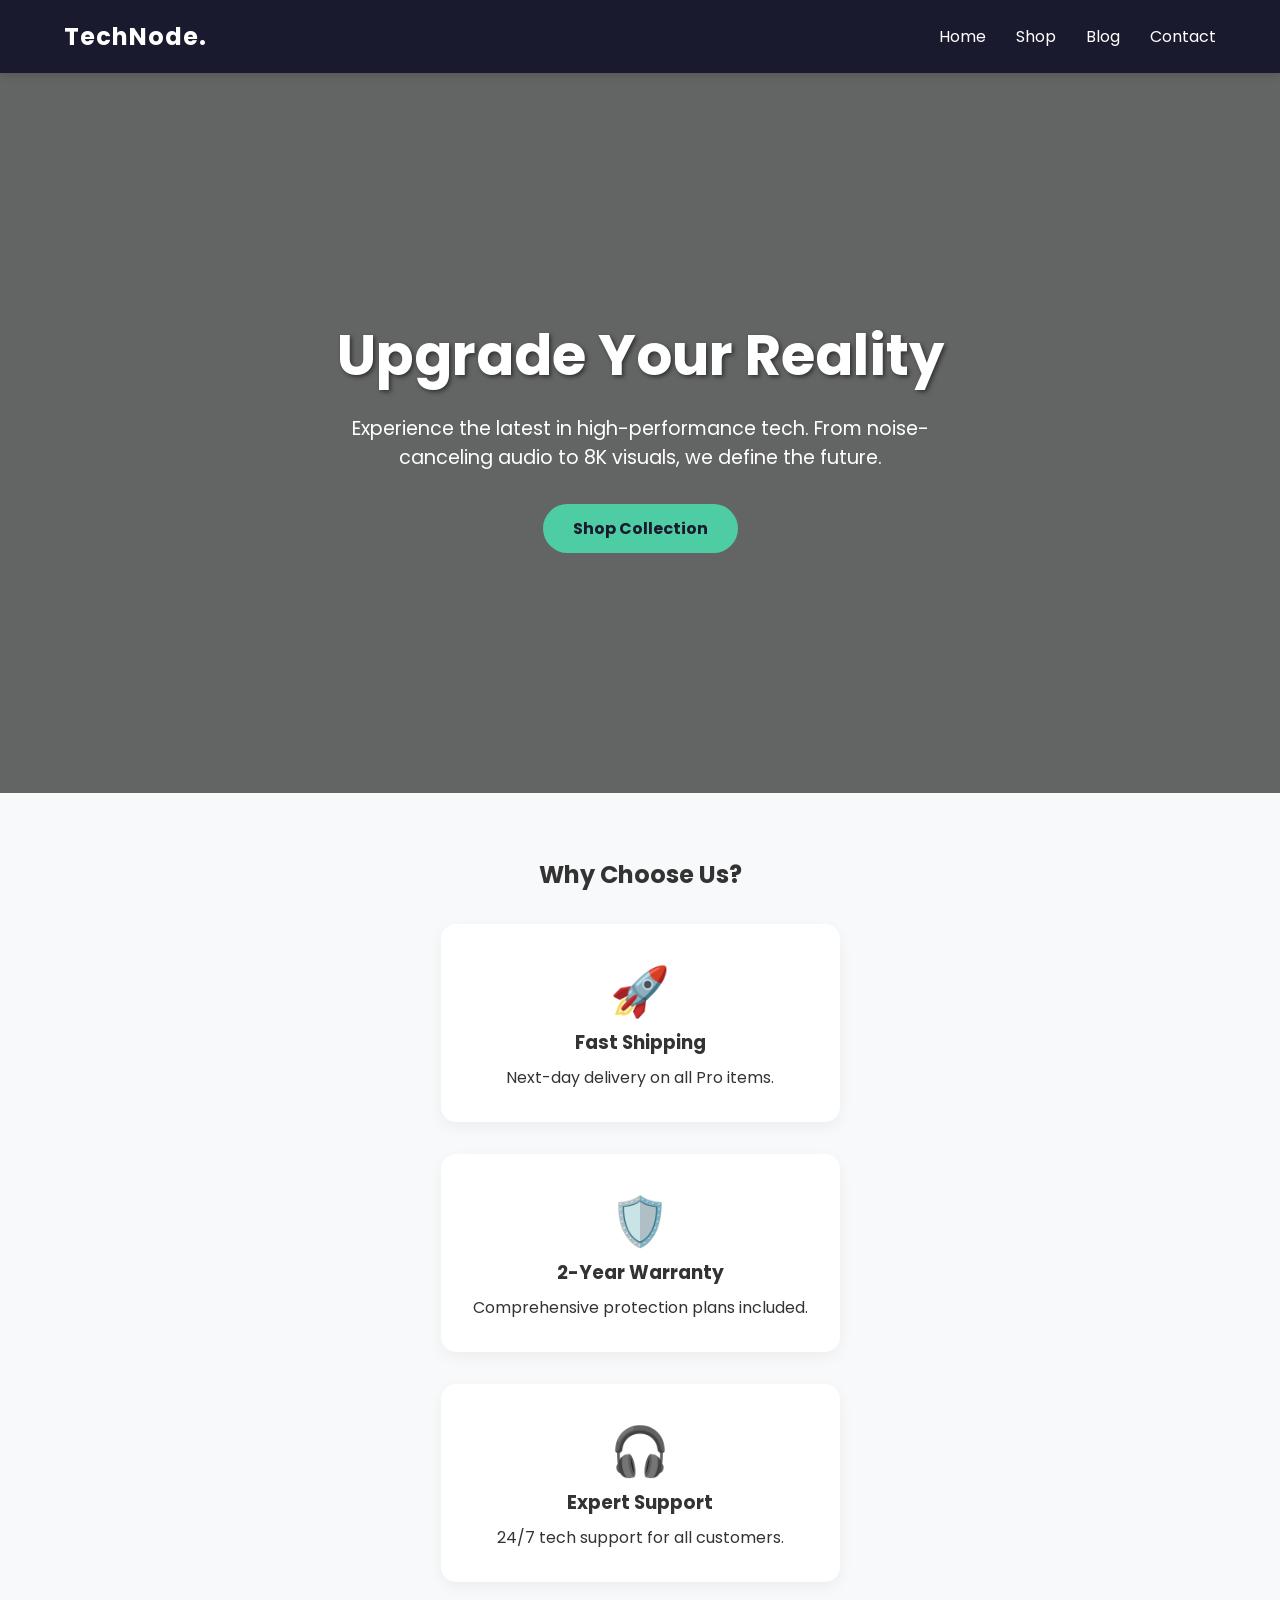
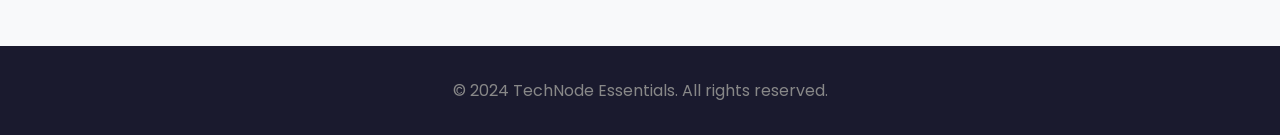
<file: index.html>
<!DOCTYPE html>
<html lang="en">
<head>
    <meta charset="UTF-8">
    <title>TechNode | Home</title>
    <link rel="stylesheet" href="style.css">
</head>
<body>

    <nav>
        <div class="logo">TechNode.</div>
        <ul>
            <li><a href="index.html">Home</a></li>
            <li><a href="products.html">Shop</a></li>
            <li><a href="blog.html">Blog</a></li>
            <li><a href="contact.html">Contact</a></li>
        </ul>
    </nav>

    <header class="hero">
        <h1>Upgrade Your Reality</h1>
        <p>Experience the latest in high-performance tech. From noise-canceling audio to 8K visuals, we define the future.</p>
        <a href="products.html" class="btn-primary">Shop Collection</a>
    </header>

    <section class="container" style="text-align: center;">
        <h2 style="margin-bottom: 2rem;">Why Choose Us?</h2>
        <div class="grid-layout">
            <div class="card" style="padding: 2rem;">
                <div style="font-size: 3rem;">🚀</div>
                <h3>Fast Shipping</h3>
                <p>Next-day delivery on all Pro items.</p>
            </div>
            <div class="card" style="padding: 2rem;">
                <div style="font-size: 3rem;">🛡️</div>
                <h3>2-Year Warranty</h3>
                <p>Comprehensive protection plans included.</p>
            </div>
            <div class="card" style="padding: 2rem;">
                <div style="font-size: 3rem;">🎧</div>
                <h3>Expert Support</h3>
                <p>24/7 tech support for all customers.</p>
            </div>
        </div>
    </section>

    <footer>
        <p>&copy; 2024 TechNode Essentials. All rights reserved.</p>
    </footer>

</body>
</html>
</file>
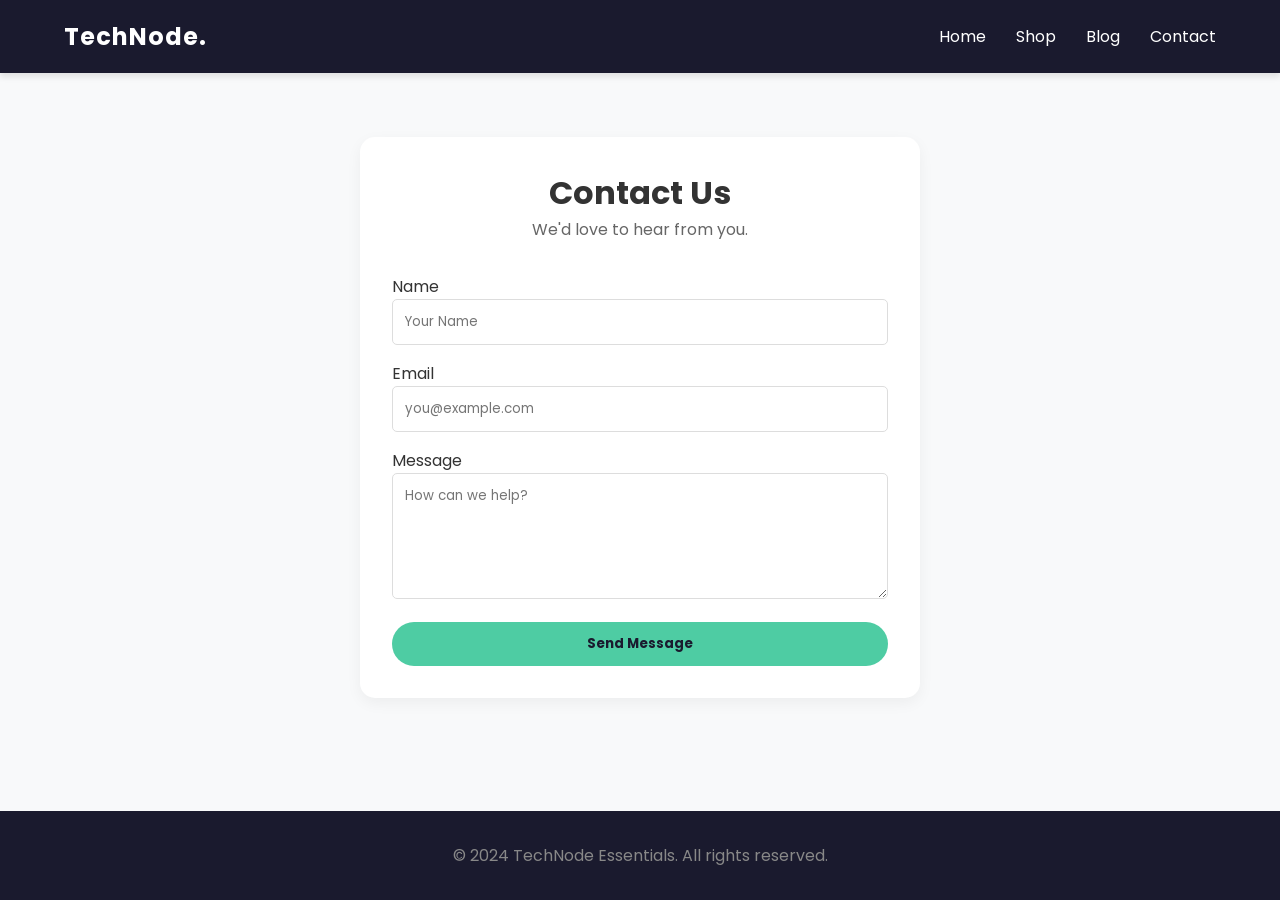
<file: contact.html>
<!DOCTYPE html>
<html lang="en">
<head>
    <meta charset="UTF-8">
    <title>TechNode | Contact</title>
    <link rel="stylesheet" href="style.css">
</head>
<body>

    <nav>
        <div class="logo">TechNode.</div>
        <ul>
            <li><a href="index.html">Home</a></li>
            <li><a href="products.html">Shop</a></li>
            <li><a href="blog.html">Blog</a></li>
            <li><a href="contact.html">Contact</a></li>
        </ul>
    </nav>

    <div class="container" style="max-width: 600px;">
        <div class="card" style="padding: 2rem;">
            <h1 style="text-align: center;">Contact Us</h1>
            <p style="text-align: center; color: #666; margin-bottom: 2rem;">We'd love to hear from you.</p>

            <form>
                <label>Name</label>
                <input type="text" placeholder="Your Name">
                
                <label>Email</label>
                <input type="email" id="userEmail" placeholder="you@example.com">
                
                <label>Message</label>
                <textarea rows="5" placeholder="How can we help?"></textarea>

                <button type="button" onclick="validateEmail()" class="btn-primary" style="width: 100%;">Send Message</button>
                
                <p id="feedbackMsg" style="margin-top: 15px; font-weight: bold; text-align: center; display: none;"></p>
            </form>
        </div>
    </div>

    <footer>
        <p>&copy; 2024 TechNode Essentials. All rights reserved.</p>
    </footer>

    <script src="script.js"></script>
</body>
</html>
</file>
<file: style.css>
@import url('https://fonts.googleapis.com/css2?family=Poppins:wght@300;400;600;700&display=swap');

* {
    margin: 0;
    padding: 0;
    box-sizing: border-box;
    font-family: 'Poppins', sans-serif;
}

body {
    background-color: #f8f9fa;
    color: #333;
    display: flex;
    flex-direction: column;
    min-height: 100vh;
}

nav {
    background: #1a1a2e; 
    color: #fff;
    padding: 1.2rem 5%;
    display: flex;
    justify-content: space-between;
    align-items: center;
    position: sticky;
    top: 0;
    z-index: 1000;
    box-shadow: 0 4px 6px rgba(0,0,0,0.1);
}

nav .logo { font-size: 1.5rem; font-weight: 700; letter-spacing: 1px; }
nav ul { display: flex; list-style: none; gap: 30px; }
nav a { color: white; text-decoration: none; transition: color 0.3s; }
nav a:hover { color: #4ecca3;  }

.hero {
    height: 80vh;
    background: linear-gradient(rgba(0,0,0,0.6), rgba(0,0,0,0.6)), url('https://images.unsplash.com/photo-1550745165-9bc0b252726f?w=1600&q=80');
    background-size: cover;
    background-position: center;
    display: flex;
    flex-direction: column;
    justify-content: center;
    align-items: center;
    text-align: center;
    color: white;
    padding: 20px;
}

.hero h1 { font-size: 3.5rem; margin-bottom: 1rem; text-shadow: 2px 2px 4px rgba(0,0,0,0.5); }
.hero p { font-size: 1.2rem; max-width: 600px; margin-bottom: 2rem; }

.btn-primary {
    background-color: #4ecca3;
    color: #1a1a2e;
    padding: 12px 30px;
    border-radius: 30px;
    text-decoration: none;
    font-weight: bold;
    display: inline-block;
    border: none;
    cursor: pointer;
    transition: transform 0.2s, background 0.2s;
}

.btn-primary:hover { transform: translateY(-3px); background-color: #3db892; }

.container {
    max-width: 1200px;
    margin: 4rem auto;
    padding: 0 20px;
}

.grid-layout {
    display: grid;
   
    grid-template-columns: repeat(auto-fit, minmax(300px, 1fr));
    gap: 2rem;
}

.card {
    background: white;
    border-radius: 15px;
    overflow: hidden;
    box-shadow: 0 5px 15px rgba(0,0,0,0.05);
    transition: transform 0.3s ease, box-shadow 0.3s ease;
}

.card:hover {
    transform: translateY(-10px);
    box-shadow: 0 15px 30px rgba(0,0,0,0.15);
}

.card img { width: 100%; height: 250px; object-fit: cover; }
.card-content { padding: 1.5rem; text-align: center; }
.card h3 { margin-bottom: 0.5rem; }
.price { color: #4ecca3; font-size: 1.3rem; font-weight: bold; display: block; margin: 10px 0; }


input, textarea {
    width: 100%;
    padding: 12px;
    margin-bottom: 1rem;
    border: 1px solid #ddd;
    border-radius: 5px;
}

/* --- FOOTER --- */
footer {
    background: #1a1a2e;
    color: #888;
    text-align: center;
    padding: 2rem 0;
    margin-top: auto;
}
</file>
